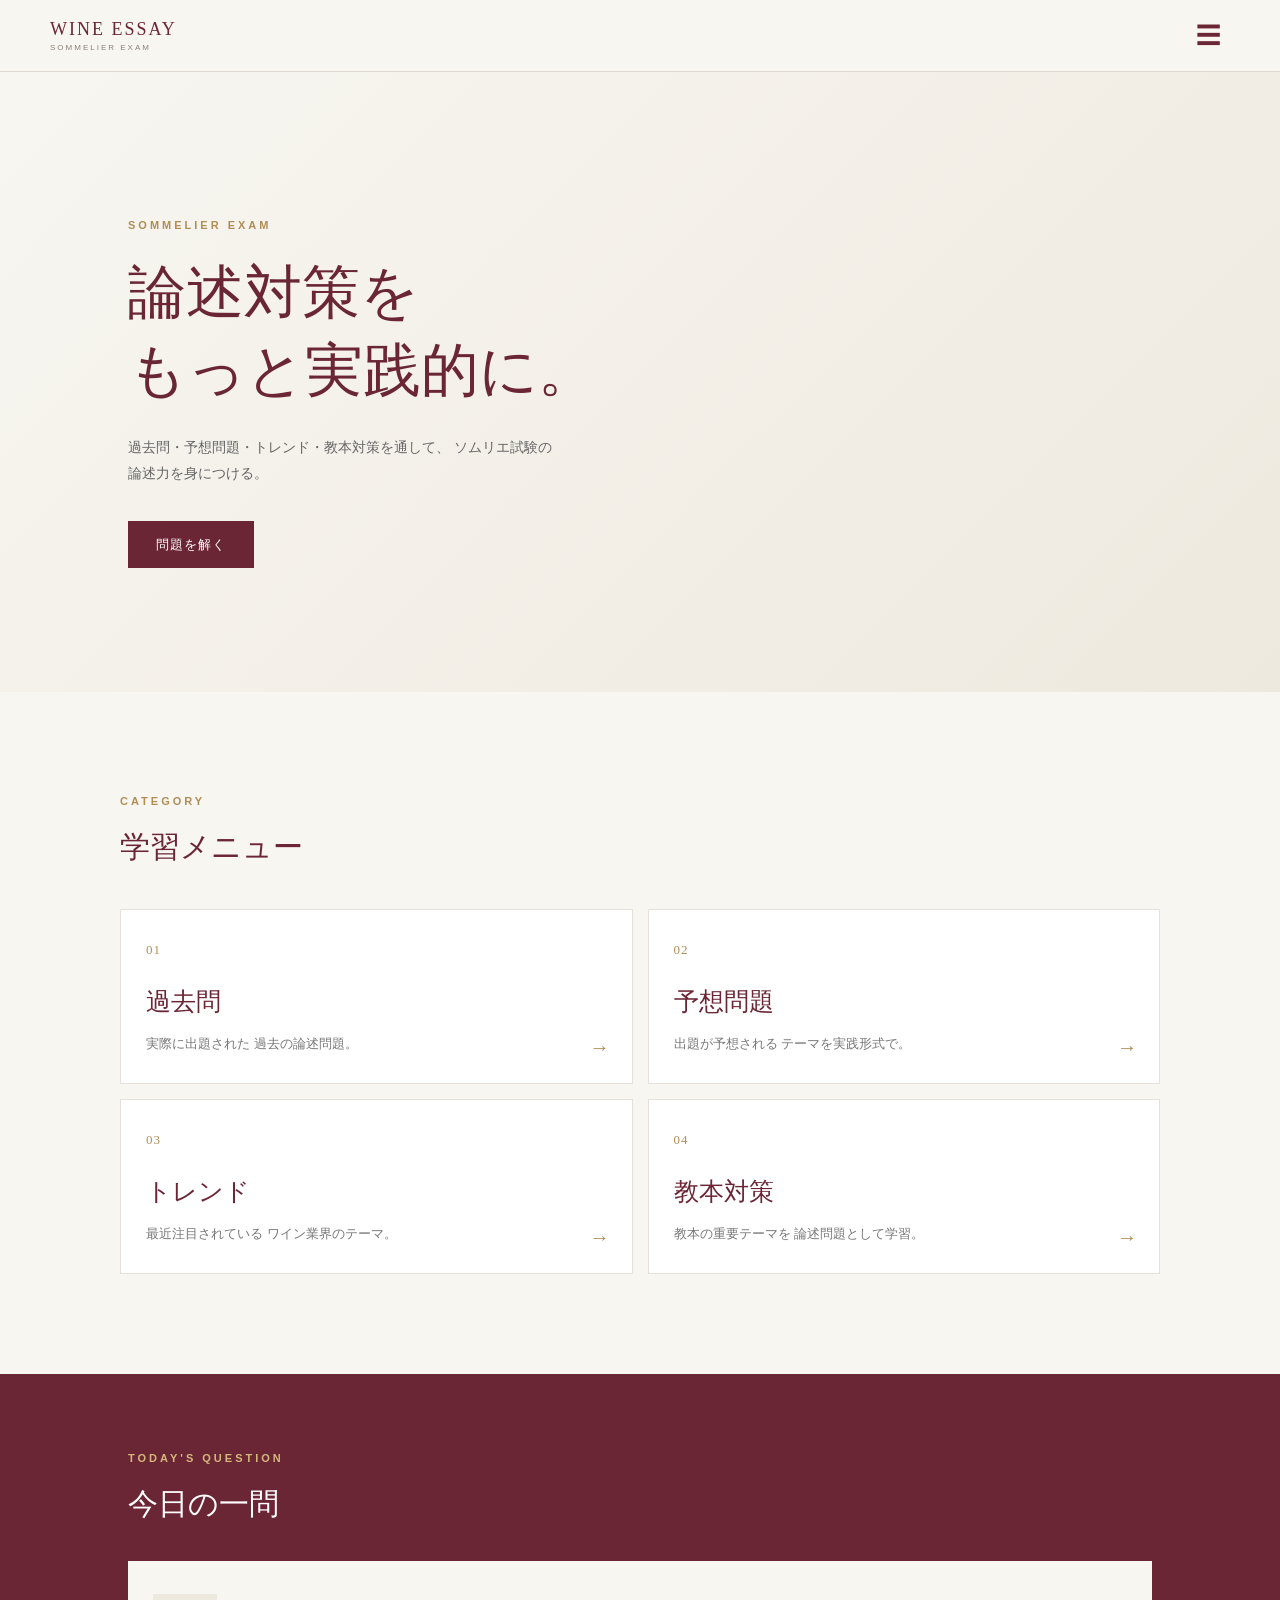
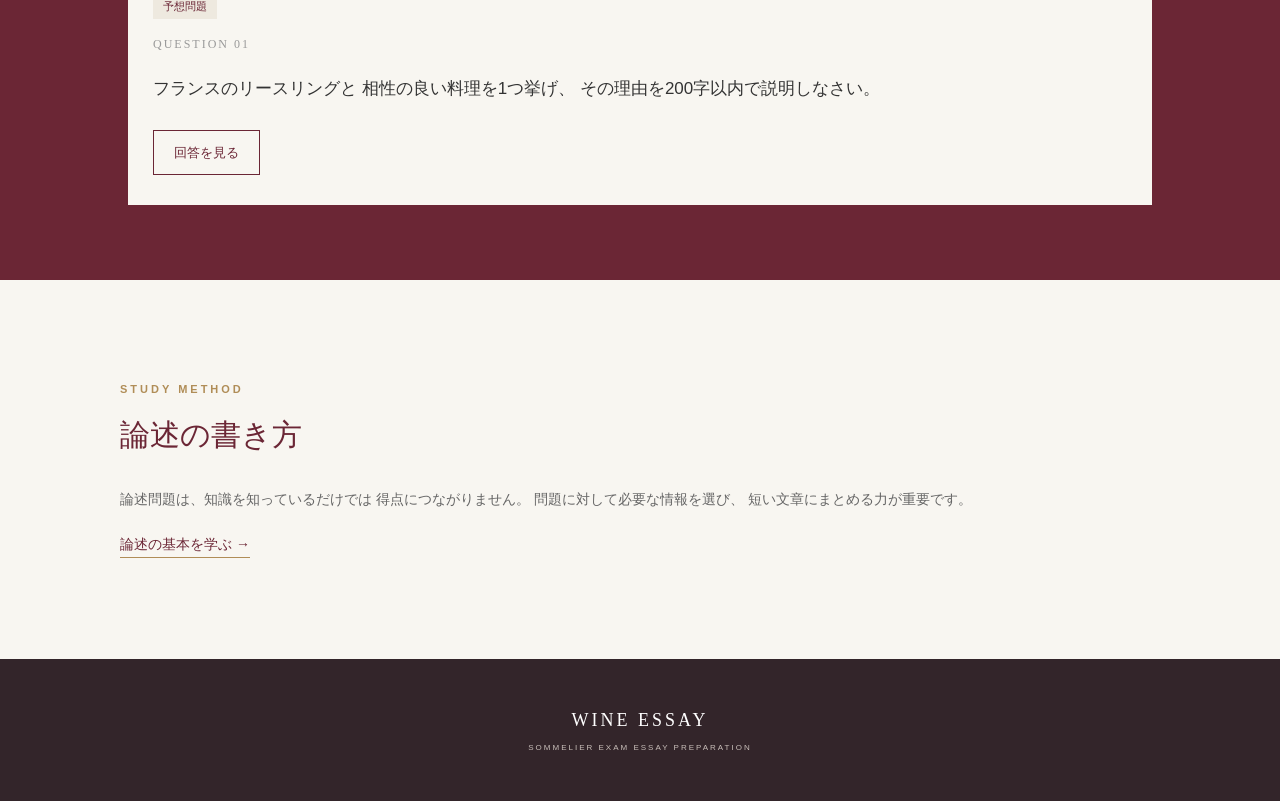
<file: index.html>
<!DOCTYPE html>
<html lang="ja">

<head>
  <meta charset="UTF-8">

  <meta
    name="viewport"
    content="width=device-width, initial-scale=1.0"
  >

  <title>WINE ESSAY | ソムリエ試験 論述対策</title>

  <link
    rel="stylesheet"
    href="style.css"
  >
</head>

<body>

  <!-- ヘッダー -->

  <header class="header">

    <div class="logo">
      WINE ESSAY
      <span>SOMMELIER EXAM</span>
    </div>

    <button
      class="menu-button"
      onclick="toggleMenu()"
      aria-label="メニュー"
    >
      ☰
    </button>

  </header>


  <!-- メニュー -->

  <nav
    class="menu"
    id="menu"
  >

    <a href="index.html">
      HOME
    </a>

    <a href="past.html">
      過去問
    </a>

    <a href="prediction.html">
      予想問題
    </a>

    <a href="trend.html">
      トレンド
    </a>

    <a href="textbook.html">
      教本対策
    </a>

    <a href="howto.html">
      論述の書き方
    </a>

  </nav>


  <!-- メインビジュアル -->

  <main>

    <section class="hero">

      <p class="hero-label">
        SOMMELIER EXAM
      </p>

      <h1>
        論述対策を<br>
        もっと実践的に。
      </h1>

      <p class="hero-text">
        過去問・予想問題・トレンド・教本対策を通して、
        ソムリエ試験の論述力を身につける。
      </p>

      <a
        href="prediction.html"
        class="main-button"
      >
        問題を解く
      </a>

    </section>


    <!-- カテゴリー -->

    <section class="section">

      <p class="section-label">
        CATEGORY
      </p>

      <h2>
        学習メニュー
      </h2>


      <div class="category-grid">


        <a
          href="past.html"
          class="category-card"
        >

          <span class="number">
            01
          </span>

          <h3>
            過去問
          </h3>

          <p>
            実際に出題された
            過去の論述問題。
          </p>

          <span class="arrow">
            →
          </span>

        </a>


        <a
          href="prediction.html"
          class="category-card"
        >

          <span class="number">
            02
          </span>

          <h3>
            予想問題
          </h3>

          <p>
            出題が予想される
            テーマを実践形式で。
          </p>

          <span class="arrow">
            →
          </span>

        </a>


        <a
          href="trend.html"
          class="category-card"
        >

          <span class="number">
            03
          </span>

          <h3>
            トレンド
          </h3>

          <p>
            最近注目されている
            ワイン業界のテーマ。
          </p>

          <span class="arrow">
            →
          </span>

        </a>


        <a
          href="textbook.html"
          class="category-card"
        >

          <span class="number">
            04
          </span>

          <h3>
            教本対策
          </h3>

          <p>
            教本の重要テーマを
            論述問題として学習。
          </p>

          <span class="arrow">
            →
          </span>

        </a>


      </div>

    </section>


    <!-- 今日の一問 -->

    <section class="question-section">

      <p class="section-label">
        TODAY'S QUESTION
      </p>

      <h2>
        今日の一問
      </h2>


      <div class="question-card">

        <span class="question-category">
          予想問題
        </span>

        <p class="question-number">
          QUESTION 01
        </p>

        <h3>
          フランスのリースリングと
          相性の良い料理を1つ挙げ、
          その理由を200字以内で説明しなさい。
        </h3>

        <a
          href="prediction01.html"
          class="question-button"
        >
          回答を見る
        </a>

      </div>

    </section>


    <!-- 勉強方法 -->

    <section class="section method">

      <p class="section-label">
        STUDY METHOD
      </p>

      <h2>
        論述の書き方
      </h2>

      <p>
        論述問題は、知識を知っているだけでは
        得点につながりません。
        問題に対して必要な情報を選び、
        短い文章にまとめる力が重要です。
      </p>

      <a
        href="howto.html"
        class="text-link"
      >
        論述の基本を学ぶ →
      </a>

    </section>

  </main>


  <!-- フッター -->

  <footer class="footer">

    <p>
      WINE ESSAY
    </p>

    <span>
      SOMMELIER EXAM ESSAY PREPARATION
    </span>

  </footer>


  <script src="script.js"></script>

</body>

</html>
</file>
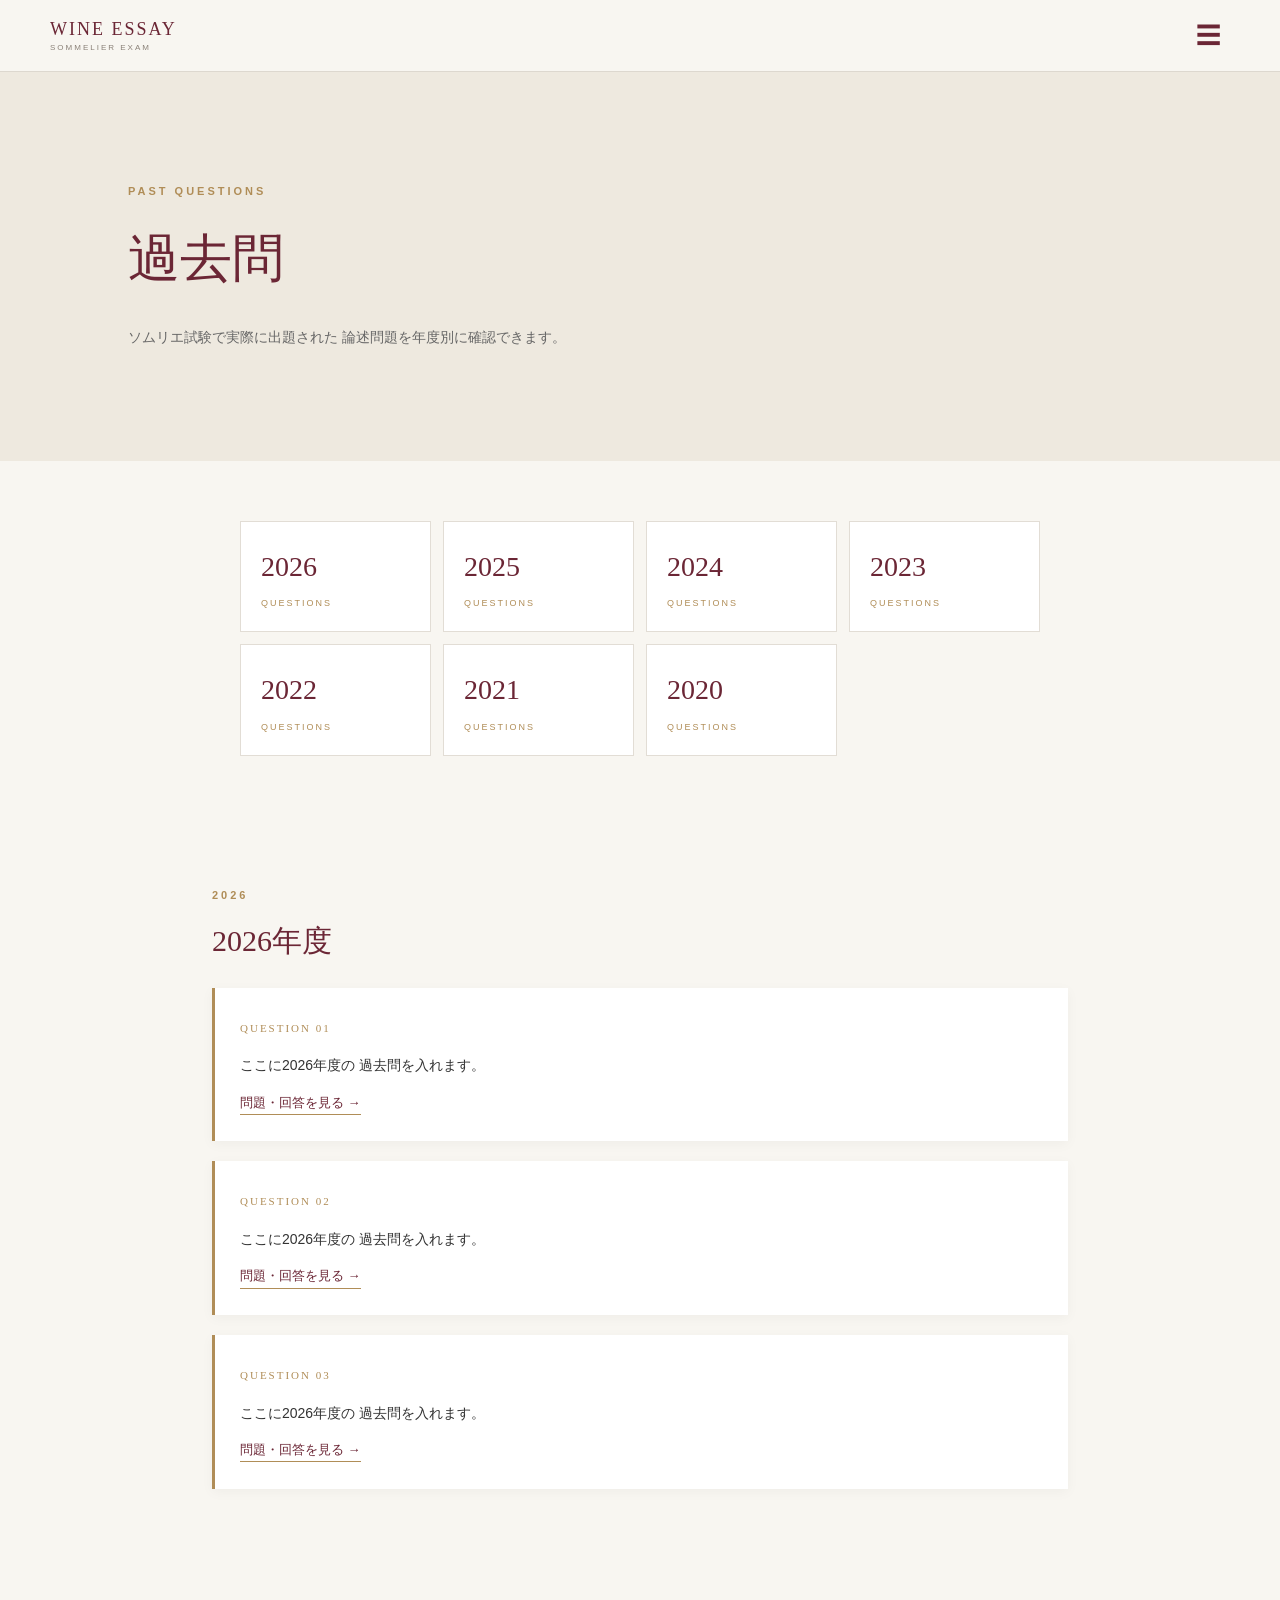
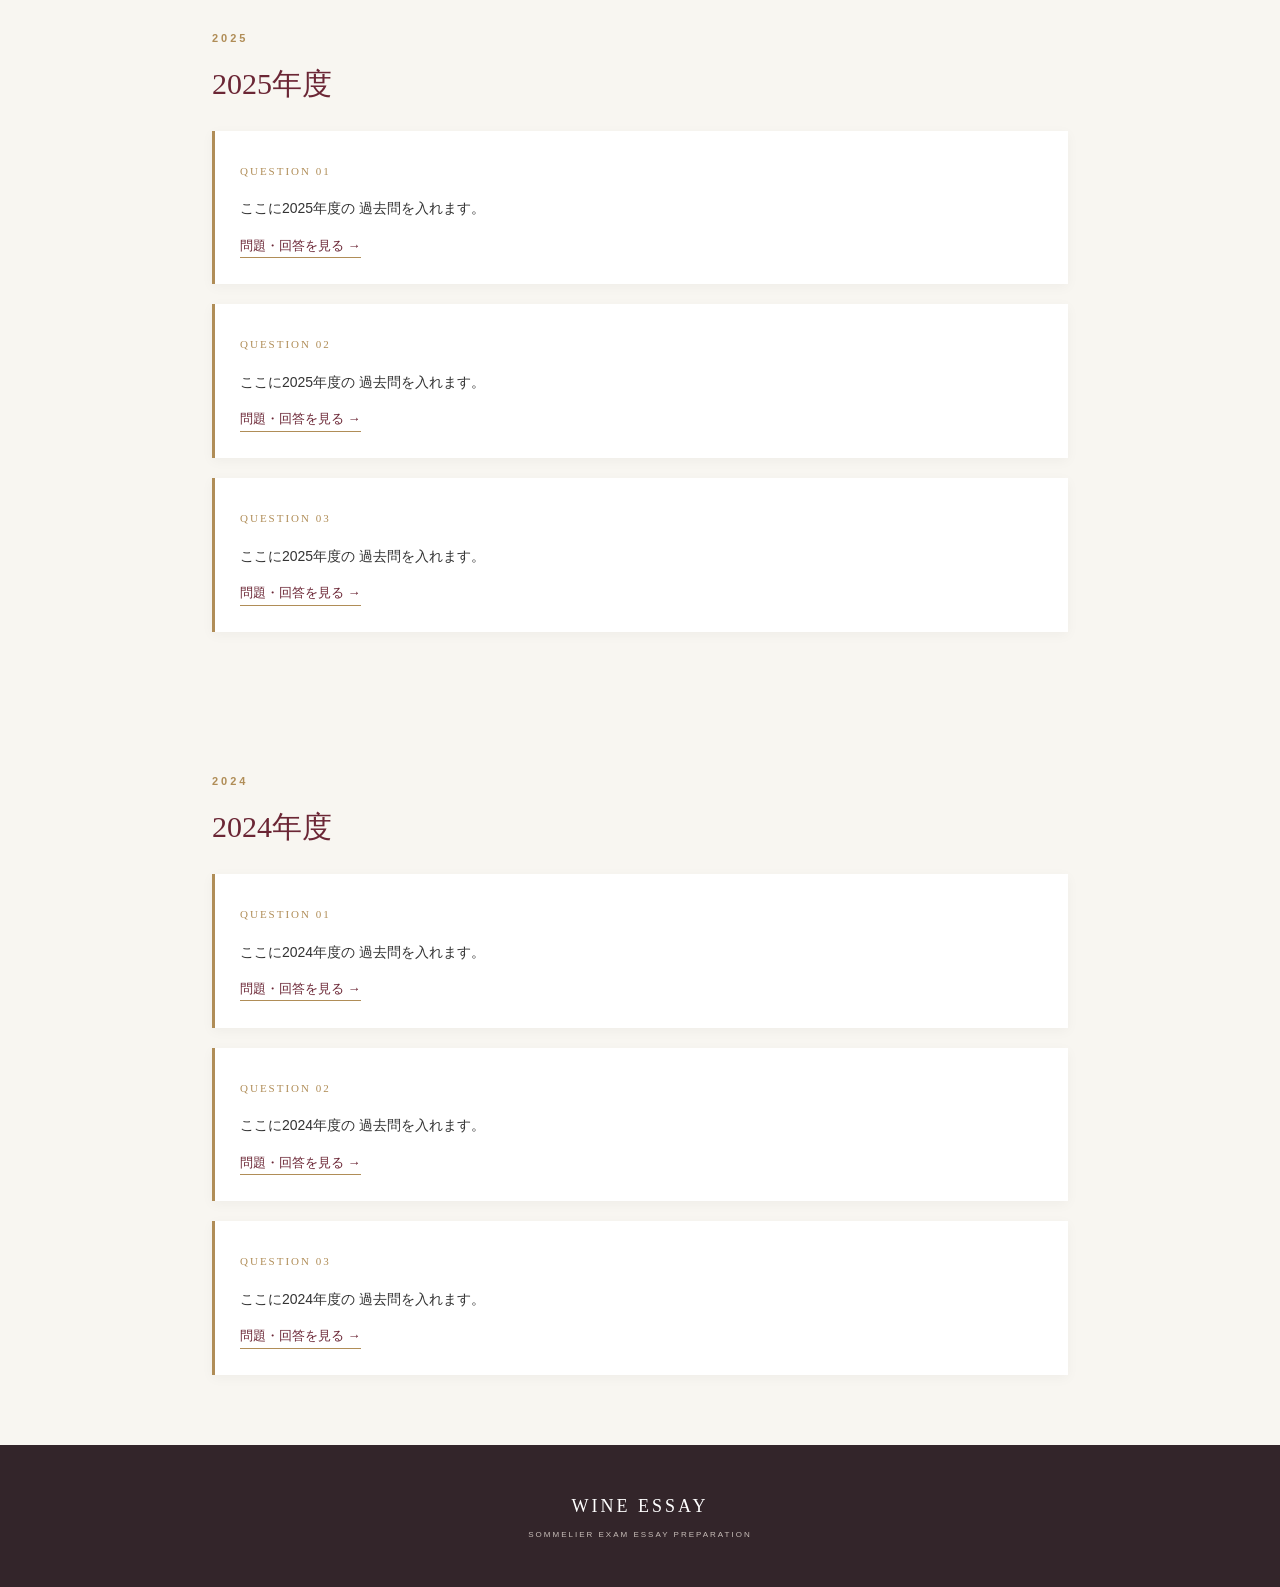
<file: past.html>
<!DOCTYPE html>
<html lang="ja">

<head>

  <meta charset="UTF-8">

  <meta
    name="viewport"
    content="width=device-width, initial-scale=1.0"
  >

  <title>過去問 | WINE ESSAY</title>

  <link
    rel="stylesheet"
    href="style.css"
  >

</head>


<body>


  <!-- ヘッダー -->

  <header class="header">

    <div class="logo">

      WINE ESSAY

      <span>
        SOMMELIER EXAM
      </span>

    </div>


    <button
      class="menu-button"
      onclick="toggleMenu()"
      aria-label="メニュー"
    >

      ☰

    </button>

  </header>


  <!-- メニュー -->

  <nav
    class="menu"
    id="menu"
  >

    <a href="index.html">
      HOME
    </a>

    <a href="past.html">
      過去問
    </a>

    <a href="prediction.html">
      予想問題
    </a>

    <a href="trend.html">
      トレンド
    </a>

    <a href="textbook.html">
      教本対策
    </a>

    <a href="howto.html">
      論述の書き方
    </a>

  </nav>


  <!-- ページタイトル -->

  <main>

    <section class="page-header">

      <p class="section-label">
        PAST QUESTIONS
      </p>

      <h1>
        過去問
      </h1>

      <p>
        ソムリエ試験で実際に出題された
        論述問題を年度別に確認できます。
      </p>

    </section>


    <!-- 年度一覧 -->

    <section class="year-section">

      <div class="year-grid">


        <a
          href="#2026"
          class="year-card"
        >

          <span>
            2026
          </span>

          <small>
            QUESTIONS
          </small>

        </a>


        <a
          href="#2025"
          class="year-card"
        >

          <span>
            2025
          </span>

          <small>
            QUESTIONS
          </small>

        </a>


        <a
          href="#2024"
          class="year-card"
        >

          <span>
            2024
          </span>

          <small>
            QUESTIONS
          </small>

        </a>


        <a
          href="#2023"
          class="year-card"
        >

          <span>
            2023
          </span>

          <small>
            QUESTIONS
          </small>

        </a>


        <a
          href="#2022"
          class="year-card"
        >

          <span>
            2022
          </span>

          <small>
            QUESTIONS
          </small>

        </a>


        <a
          href="#2021"
          class="year-card"
        >

          <span>
            2021
          </span>

          <small>
            QUESTIONS
          </small>

        </a>


        <a
          href="#2020"
          class="year-card"
        >

          <span>
            2020
          </span>

          <small>
            QUESTIONS
          </small>

        </a>


      </div>

    </section>


    <!-- 2026 -->

    <section
      class="past-year"
      id="2026"
    >

      <p class="section-label">
        2026
      </p>

      <h2>
        2026年度
      </h2>


      <div class="past-question">

        <span>
          QUESTION 01
        </span>

        <p>
          ここに2026年度の
          過去問を入れます。
        </p>

        <a href="past2026-01.html">
          問題・回答を見る →
        </a>

      </div>


      <div class="past-question">

        <span>
          QUESTION 02
        </span>

        <p>
          ここに2026年度の
          過去問を入れます。
        </p>

        <a href="past2026-02.html">
          問題・回答を見る →
        </a>

      </div>


      <div class="past-question">

        <span>
          QUESTION 03
        </span>

        <p>
          ここに2026年度の
          過去問を入れます。
        </p>

        <a href="past2026-03.html">
          問題・回答を見る →
        </a>

      </div>

    </section>


    <!-- 2025 -->

    <section
      class="past-year"
      id="2025"
    >

      <p class="section-label">
        2025
      </p>

      <h2>
        2025年度
      </h2>


      <div class="past-question">

        <span>
          QUESTION 01
        </span>

        <p>
          ここに2025年度の
          過去問を入れます。
        </p>

        <a href="#">
          問題・回答を見る →
        </a>

      </div>


      <div class="past-question">

        <span>
          QUESTION 02
        </span>

        <p>
          ここに2025年度の
          過去問を入れます。
        </p>

        <a href="#">
          問題・回答を見る →
        </a>

      </div>


      <div class="past-question">

        <span>
          QUESTION 03
        </span>

        <p>
          ここに2025年度の
          過去問を入れます。
        </p>

        <a href="#">
          問題・回答を見る →
        </a>

      </div>

    </section>


    <!-- 2024 -->

    <section
      class="past-year"
      id="2024"
    >

      <p class="section-label">
        2024
      </p>

      <h2>
        2024年度
      </h2>


      <div class="past-question">

        <span>
          QUESTION 01
        </span>

        <p>
          ここに2024年度の
          過去問を入れます。
        </p>

        <a href="#">
          問題・回答を見る →
        </a>

      </div>


      <div class="past-question">

        <span>
          QUESTION 02
        </span>

        <p>
          ここに2024年度の
          過去問を入れます。
        </p>

        <a href="#">
          問題・回答を見る →
        </a>

      </div>


      <div class="past-question">

        <span>
          QUESTION 03
        </span>

        <p>
          ここに2024年度の
          過去問を入れます。
        </p>

        <a href="#">
          問題・回答を見る →
        </a>

      </div>

    </section>


  </main>


  <!-- フッター -->

  <footer class="footer">

    <p>
      WINE ESSAY
    </p>

    <span>
      SOMMELIER EXAM ESSAY PREPARATION
    </span>

  </footer>


  <script src="script.js"></script>

</body>

</html>
</file>
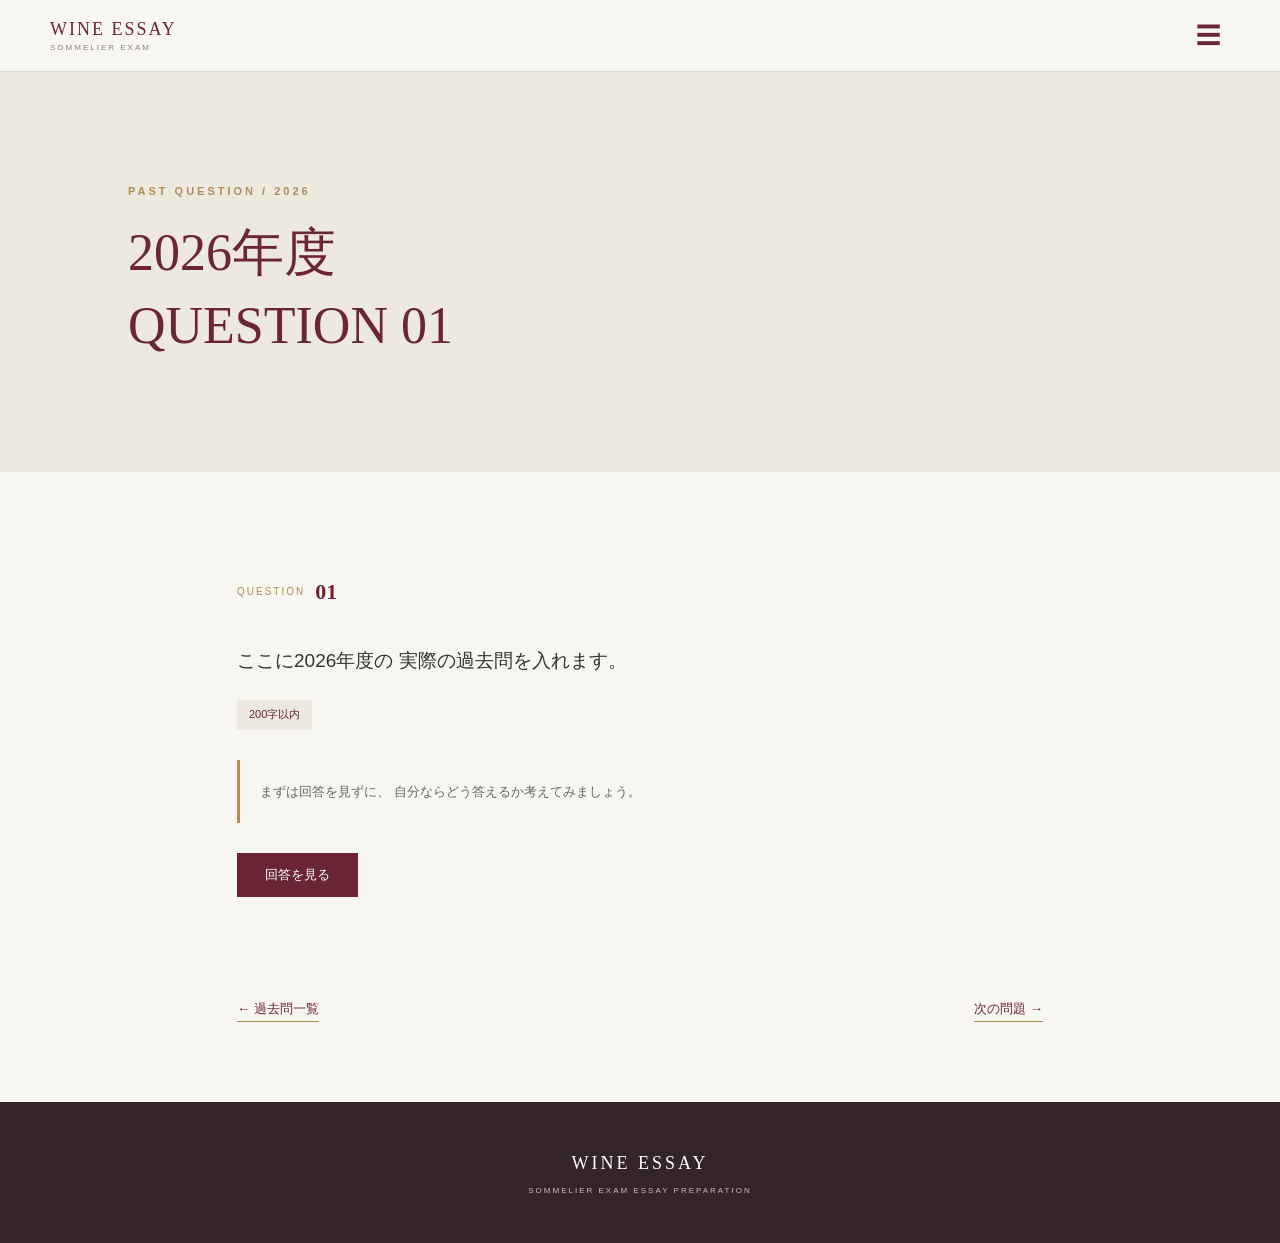
<file: past2026-01.html>
<!DOCTYPE html>
<html lang="ja">

<head>

  <meta charset="UTF-8">

  <meta
    name="viewport"
    content="width=device-width, initial-scale=1.0"
  >

  <title>2026年度 過去問 | WINE ESSAY</title>

  <link
    rel="stylesheet"
    href="style.css"
  >

</head>


<body>


  <!-- ヘッダー -->

  <header class="header">

    <div class="logo">

      WINE ESSAY

      <span>
        SOMMELIER EXAM
      </span>

    </div>


    <button
      class="menu-button"
      onclick="toggleMenu()"
      aria-label="メニュー"
    >

      ☰

    </button>

  </header>


  <!-- メニュー -->

  <nav
    class="menu"
    id="menu"
  >

    <a href="index.html">
      HOME
    </a>

    <a href="past.html">
      過去問
    </a>

    <a href="prediction.html">
      予想問題
    </a>

    <a href="trend.html">
      トレンド
    </a>

    <a href="textbook.html">
      教本対策
    </a>

    <a href="howto.html">
      論述の書き方
    </a>

  </nav>


  <main>


    <!-- ページタイトル -->

    <section class="question-header">

      <p class="section-label">
        PAST QUESTION / 2026
      </p>

      <h1>
        2026年度<br>
        QUESTION 01
      </h1>

    </section>


    <!-- 問題 -->

    <section class="essay-section">

      <div class="question-info">

        <span>
          QUESTION
        </span>

        <strong>
          01
        </strong>

      </div>


      <h2>
        ここに2026年度の
        実際の過去問を入れます。
      </h2>


      <div class="limit">

        200字以内

      </div>


      <p class="think-message">

        まずは回答を見ずに、
        自分ならどう答えるか考えてみましょう。

      </p>


      <!-- 回答表示ボタン -->

      <button
        class="answer-toggle"
        onclick="toggleAnswer()"
      >

        回答を見る

      </button>


      <!-- 回答 -->

      <div
        class="answer"
        id="answer"
      >

        <div class="answer-label">

          MODEL ANSWER

        </div>


        <h3>
          模範回答
        </h3>


        <p>
          ここに模範回答を入れます。
          実際の試験で求められる内容を意識し、
          200字以内で簡潔にまとめます。
        </p>


        <div class="point-box">

          <h4>
            POINT
          </h4>

          <ul>

            <li>
              問題で求められている内容を明確にする
            </li>

            <li>
              重要なキーワードを入れる
            </li>

            <li>
              理由や根拠まで説明する
            </li>

            <li>
              200字以内で簡潔にまとめる
            </li>

          </ul>

        </div>

      </div>

    </section>


    <!-- ナビゲーション -->

    <section class="question-navigation">

      <a href="past.html">
        ← 過去問一覧
      </a>

      <a href="#">
        次の問題 →
      </a>

    </section>


  </main>


  <!-- フッター -->

  <footer class="footer">

    <p>
      WINE ESSAY
    </p>

    <span>
      SOMMELIER EXAM ESSAY PREPARATION
    </span>

  </footer>


  <script src="script.js"></script>


</body>

</html>
</file>
<file: style.css>
/* =========================
   RESET
========================= */

* {
  margin: 0;
  padding: 0;
  box-sizing: border-box;
}

html {
  scroll-behavior: smooth;
}

body {
  font-family:
    -apple-system,
    BlinkMacSystemFont,
    "Hiragino Kaku Gothic ProN",
    "Yu Gothic",
    "Meiryo",
    sans-serif;

  background: #f8f6f1;
  color: #333;

  line-height: 1.8;
}


/* =========================
   HEADER
========================= */

.header {
  height: 72px;

  display: flex;
  align-items: center;
  justify-content: space-between;

  padding: 0 22px;

  background: #f8f6f1;

  border-bottom: 1px solid #ddd8cf;

  position: relative;
  z-index: 10;
}


/* ロゴ */

.logo {
  font-family: Georgia, serif;

  font-size: 18px;

  letter-spacing: 2px;

  color: #6b2635;

  line-height: 1.2;
}

.logo span {
  display: block;

  margin-top: 2px;

  font-family:
    -apple-system,
    BlinkMacSystemFont,
    sans-serif;

  font-size: 8px;

  letter-spacing: 2px;

  color: #8a8178;
}


/* =========================
   MENU BUTTON
========================= */

.menu-button {
  width: 44px;
  height: 44px;

  border: none;

  background: transparent;

  font-size: 25px;

  color: #6b2635;

  cursor: pointer;
}


/* =========================
   MENU
========================= */

.menu {
  position: absolute;

  top: 72px;
  left: 0;

  width: 100%;

  background: #f8f6f1;

  border-bottom: 1px solid #ddd8cf;

  display: none;

  z-index: 9;
}

.menu.active {
  display: block;
}

.menu a {
  display: block;

  padding: 15px 25px;

  color: #333;

  text-decoration: none;

  border-bottom: 1px solid #e5e0d8;

  font-size: 14px;
}

.menu a:hover {
  color: #6b2635;
}


/* =========================
   HERO
========================= */

.hero {
  min-height: 500px;

  padding: 90px 25px 70px;

  display: flex;

  flex-direction: column;

  justify-content: center;

  background:
    linear-gradient(
      135deg,
      #f8f6f1 0%,
      #eee9df 100%
    );
}


/* 小見出し */

.hero-label,
.section-label {
  font-size: 11px;

  letter-spacing: 3px;

  color: #b08d57;

  font-weight: bold;
}


/* メインタイトル */

.hero h1 {
  margin-top: 18px;

  font-family: Georgia, serif;

  font-size: 42px;

  line-height: 1.35;

  font-weight: normal;

  color: #6b2635;
}


/* 説明 */

.hero-text {
  max-width: 430px;

  margin-top: 25px;

  color: #666;

  font-size: 14px;
}


/* =========================
   BUTTON
========================= */

.main-button {
  display: inline-block;

  width: fit-content;

  margin-top: 35px;

  padding: 12px 28px;

  background: #6b2635;

  color: white;

  text-decoration: none;

  font-size: 13px;

  letter-spacing: 1px;

  transition: 0.3s;
}

.main-button:hover {
  background: #4e1b27;
}


/* =========================
   SECTION
========================= */

.section {
  padding: 75px 22px;
}

.section h2 {
  margin-top: 8px;

  font-family: Georgia, serif;

  font-size: 30px;

  font-weight: normal;

  color: #6b2635;
}


/* =========================
   CATEGORY
========================= */

.category-grid {
  display: grid;

  grid-template-columns: 1fr;

  gap: 15px;

  margin-top: 35px;
}


.category-card {
  position: relative;

  display: block;

  padding: 25px;

  min-height: 175px;

  background: white;

  border: 1px solid #e5e0d8;

  text-decoration: none;

  color: #333;

  transition: 0.3s;
}

.category-card:hover {
  transform: translateY(-3px);

  box-shadow:
    0 8px 25px
    rgba(0, 0, 0, 0.07);
}


/* 番号 */

.number {
  font-family: Georgia, serif;

  font-size: 13px;

  color: #b08d57;

  letter-spacing: 1px;
}


.category-card h3 {
  margin-top: 15px;

  font-family: Georgia, serif;

  font-size: 25px;

  font-weight: normal;

  color: #6b2635;
}


.category-card p {
  margin-top: 8px;

  font-size: 13px;

  color: #777;
}


.arrow {
  position: absolute;

  right: 22px;
  bottom: 18px;

  font-size: 20px;

  color: #b08d57;
}


/* =========================
   QUESTION
========================= */

.question-section {
  padding: 75px 22px;

  background: #6b2635;

  color: white;
}

.question-section .section-label {
  color: #d4b77a;
}

.question-section h2 {
  margin-top: 8px;

  font-family: Georgia, serif;

  font-size: 30px;

  font-weight: normal;
}


.question-card {
  margin-top: 30px;

  padding: 30px 25px;

  background: #f8f6f1;

  color: #333;
}


.question-category {
  display: inline-block;

  padding: 3px 10px;

  background: #eee9df;

  color: #6b2635;

  font-size: 11px;
}


.question-number {
  margin-top: 15px;

  font-family: Georgia, serif;

  font-size: 12px;

  letter-spacing: 2px;

  color: #999;
}


.question-card h3 {
  margin-top: 18px;

  font-size: 17px;

  line-height: 1.8;

  font-weight: normal;
}


.question-button {
  display: inline-block;

  margin-top: 25px;

  padding: 10px 20px;

  border: 1px solid #6b2635;

  color: #6b2635;

  text-decoration: none;

  font-size: 13px;

  transition: 0.3s;
}

.question-button:hover {
  background: #6b2635;

  color: white;
}


/* =========================
   METHOD
========================= */

.method {
  max-width: 800px;
}

.method > p:not(.section-label) {
  margin-top: 25px;

  font-size: 14px;

  color: #666;
}


.text-link {
  display: inline-block;

  margin-top: 20px;

  color: #6b2635;

  font-size: 14px;

  text-decoration: none;

  border-bottom: 1px solid #b08d57;
}


/* =========================
   FOOTER
========================= */

.footer {
  padding: 45px 20px;

  background: #33252a;

  color: white;

  text-align: center;
}


.footer p {
  font-family: Georgia, serif;

  font-size: 18px;

  letter-spacing: 3px;
}


.footer span {
  display: block;

  margin-top: 5px;

  font-size: 8px;

  letter-spacing: 2px;

  color: #c8beb9;
}


/* =========================
   PC
========================= */

@media (min-width: 768px) {

  .header {
    padding: 0 50px;
  }

  .hero {
    min-height: 620px;

    padding-left: 10%;

    padding-right: 10%;
  }

  .hero h1 {
    font-size: 58px;
  }

  .section {
    max-width: 1100px;

    margin: auto;

    padding: 100px 30px;
  }

  .category-grid {
    grid-template-columns:
      repeat(2, 1fr);
  }

  .question-section {
    padding-left: 10%;
    padding-right: 10%;
  }

}

/* =========================
   PAST QUESTIONS PAGE
========================= */

.page-header {
  padding: 80px 22px 55px;
  background: #eee9df;
}

.page-header h1 {
  margin-top: 10px;

  font-family: Georgia, serif;

  font-size: 40px;

  font-weight: normal;

  color: #6b2635;
}

.page-header p:last-child {
  margin-top: 20px;

  max-width: 600px;

  font-size: 14px;

  color: #666;
}


/* =========================
   YEAR LIST
========================= */

.year-section {
  padding: 45px 22px;
}

.year-grid {
  display: grid;

  grid-template-columns:
    repeat(2, 1fr);

  gap: 12px;

  max-width: 800px;

  margin: auto;
}

.year-card {
  display: flex;

  flex-direction: column;

  justify-content: center;

  min-height: 110px;

  padding: 20px;

  background: white;

  border: 1px solid #e2ddd5;

  text-decoration: none;

  transition: 0.3s;
}

.year-card:hover {
  transform: translateY(-3px);

  box-shadow:
    0 8px 20px
    rgba(0, 0, 0, 0.06);
}

.year-card span {
  font-family: Georgia, serif;

  font-size: 28px;

  color: #6b2635;
}

.year-card small {
  margin-top: 3px;

  font-size: 9px;

  letter-spacing: 2px;

  color: #b08d57;
}


/* =========================
   PAST YEAR
========================= */

.past-year {
  padding: 70px 22px;

  max-width: 900px;

  margin: auto;
}

.past-year h2 {
  margin-top: 8px;

  font-family: Georgia, serif;

  font-size: 30px;

  font-weight: normal;

  color: #6b2635;
}


/* =========================
   PAST QUESTION
========================= */

.past-question {
  margin-top: 20px;

  padding: 25px;

  background: white;

  border-left: 3px solid #b08d57;

  box-shadow:
    0 3px 12px
    rgba(0, 0, 0, 0.04);
}

.past-question span {
  font-family: Georgia, serif;

  font-size: 11px;

  letter-spacing: 2px;

  color: #b08d57;
}

.past-question p {
  margin-top: 12px;

  font-size: 14px;

  line-height: 1.8;
}

.past-question a {
  display: inline-block;

  margin-top: 12px;

  color: #6b2635;

  font-size: 13px;

  text-decoration: none;

  border-bottom: 1px solid #b08d57;
}


/* =========================
   PC
========================= */

@media (min-width: 768px) {

  .page-header {
    padding: 110px 10%;
  }

  .page-header h1 {
    font-size: 52px;
  }

  .year-section {
    padding: 60px 30px;
  }

  .year-grid {
    grid-template-columns:
      repeat(4, 1fr);
  }

}

/* =========================
   QUESTION PAGE
========================= */

.question-header {
  padding: 80px 22px 60px;

  background: #eee9df;
}

.question-header h1 {
  margin-top: 15px;

  font-family: Georgia, serif;

  font-size: 38px;

  line-height: 1.4;

  font-weight: normal;

  color: #6b2635;
}


/* =========================
   ESSAY
========================= */

.essay-section {
  max-width: 850px;

  margin: auto;

  padding: 70px 22px;
}


.question-info {
  display: flex;

  align-items: center;

  gap: 10px;
}

.question-info span {
  font-size: 10px;

  letter-spacing: 2px;

  color: #b08d57;
}

.question-info strong {
  font-family: Georgia, serif;

  font-size: 22px;

  color: #6b2635;
}


.essay-section h2 {
  margin-top: 30px;

  font-size: 19px;

  line-height: 2;

  font-weight: normal;
}


.limit {
  display: inline-block;

  margin-top: 20px;

  padding: 5px 12px;

  background: #eee9df;

  color: #6b2635;

  font-size: 11px;
}


.think-message {
  margin-top: 30px;

  padding: 20px;

  background: #f8f6f1;

  border-left: 3px solid #b08d57;

  font-size: 13px;

  color: #666;
}


/* =========================
   ANSWER BUTTON
========================= */

.answer-toggle {
  margin-top: 30px;

  padding: 13px 28px;

  border: none;

  background: #6b2635;

  color: white;

  font-size: 13px;

  cursor: pointer;

  transition: 0.3s;
}

.answer-toggle:hover {
  background: #4e1b27;
}


/* =========================
   ANSWER
========================= */

.answer {
  display: none;

  margin-top: 35px;

  padding: 30px 25px;

  background: white;

  border: 1px solid #e2ddd5;
}

.answer.show {
  display: block;
}


.answer-label {
  font-size: 10px;

  letter-spacing: 2px;

  color: #b08d57;
}


.answer h3 {
  margin-top: 8px;

  font-family: Georgia, serif;

  font-size: 25px;

  font-weight: normal;

  color: #6b2635;
}


.answer > p {
  margin-top: 20px;

  font-size: 14px;

  line-height: 2;
}


/* =========================
   POINT
========================= */

.point-box {
  margin-top: 30px;

  padding: 22px;

  background: #f8f6f1;
}


.point-box h4 {
  font-family: Georgia, serif;

  color: #6b2635;

  letter-spacing: 2px;
}


.point-box ul {
  margin-top: 12px;

  padding-left: 20px;

  font-size: 13px;

  color: #666;
}


/* =========================
   NAVIGATION
========================= */

.question-navigation {
  display: flex;

  justify-content: space-between;

  gap: 15px;

  max-width: 850px;

  margin: auto;

  padding: 0 22px 80px;
}

.question-navigation a {
  color: #6b2635;

  font-size: 13px;

  text-decoration: none;

  border-bottom: 1px solid #b08d57;
}


/* =========================
   PC
========================= */

@media (min-width: 768px) {

  .question-header {
    padding: 110px 10%;
  }

  .question-header h1 {
    font-size: 52px;
  }

  .essay-section {
    padding-top: 100px;
    padding-bottom: 100px;
  }

}
</file>
